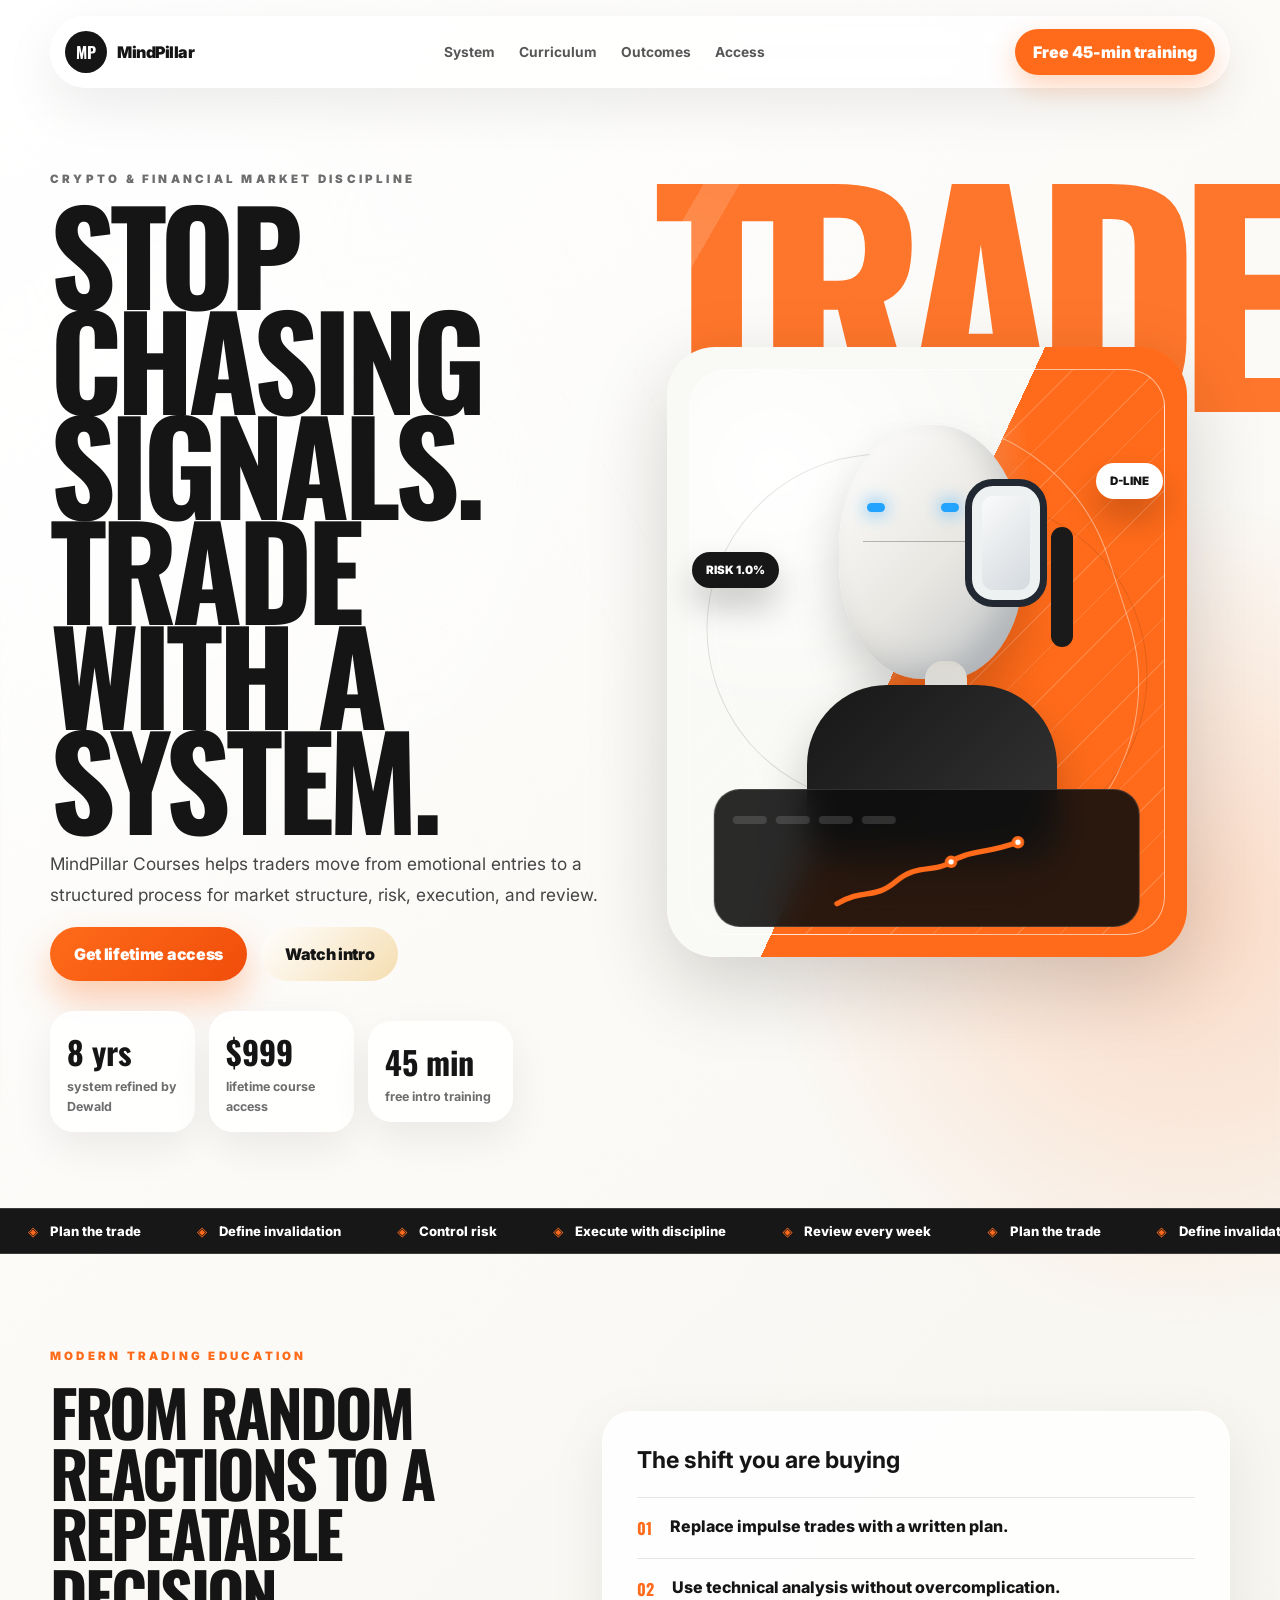
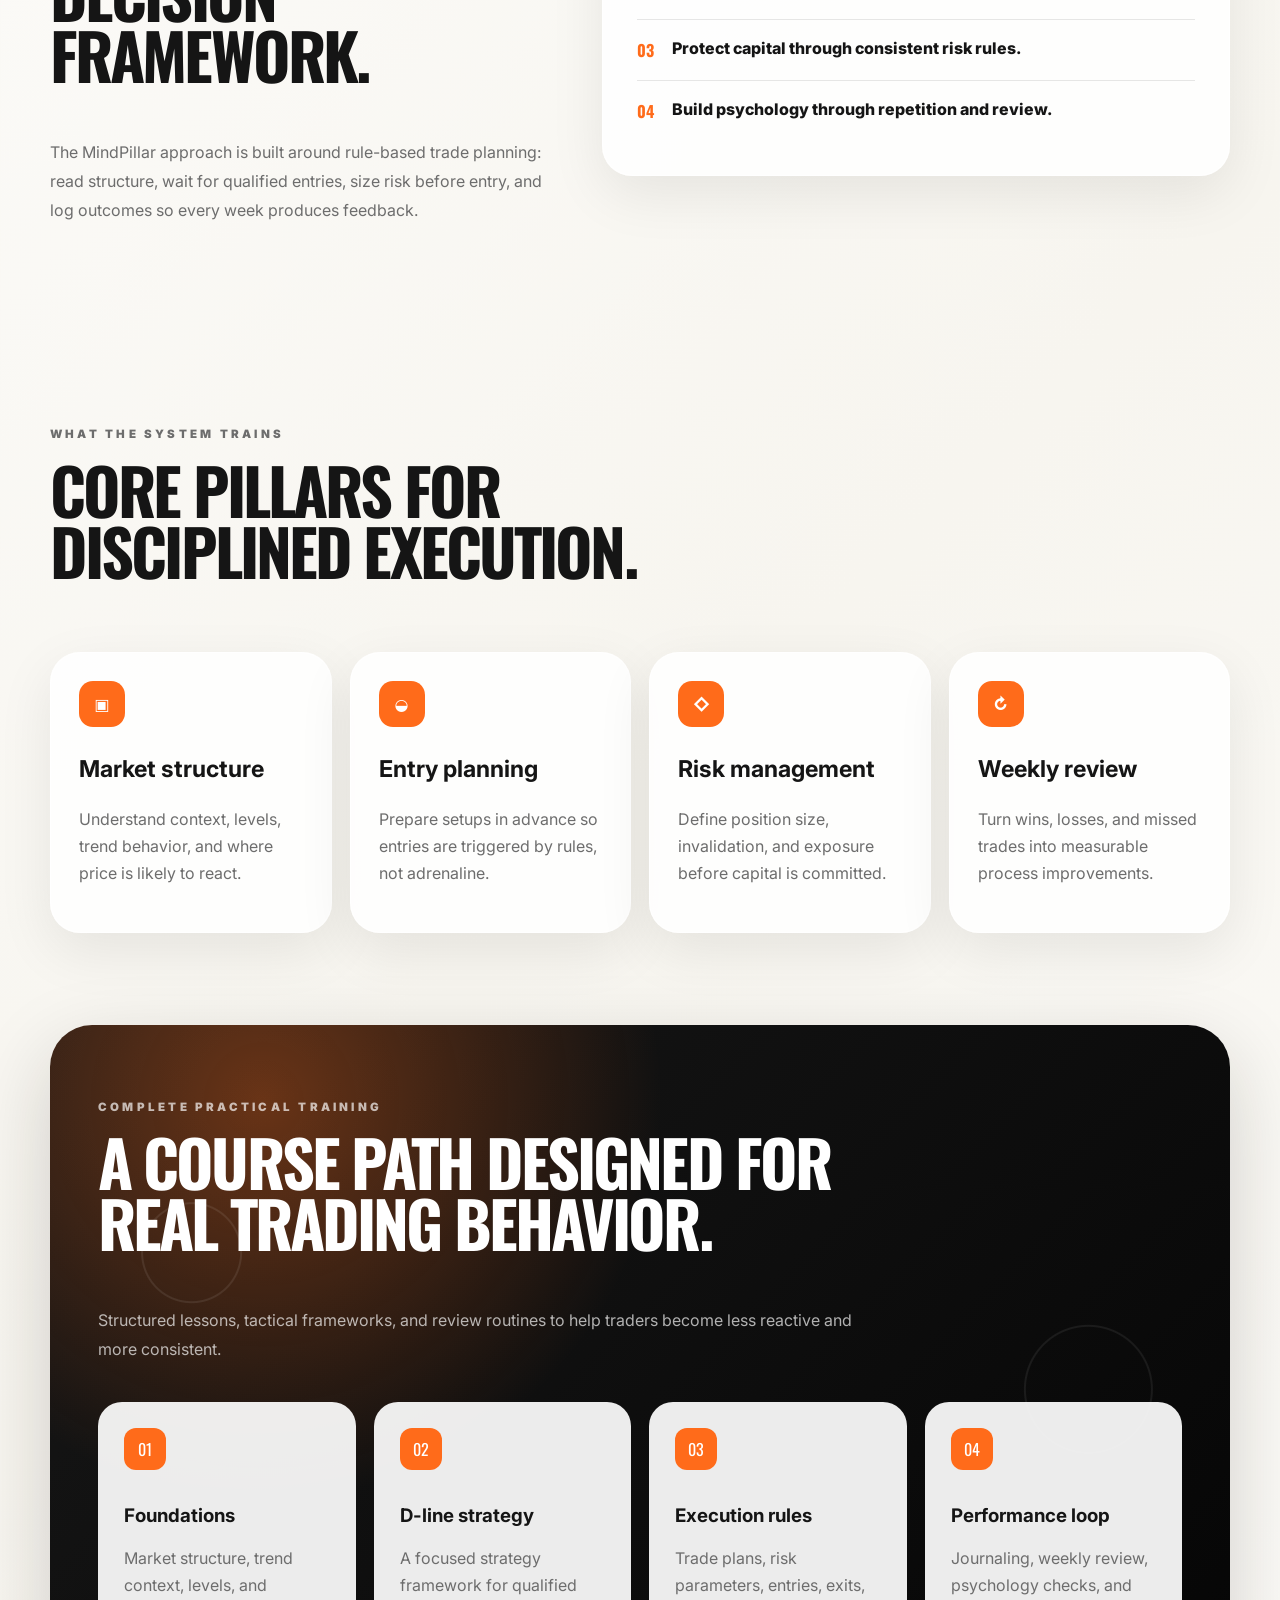
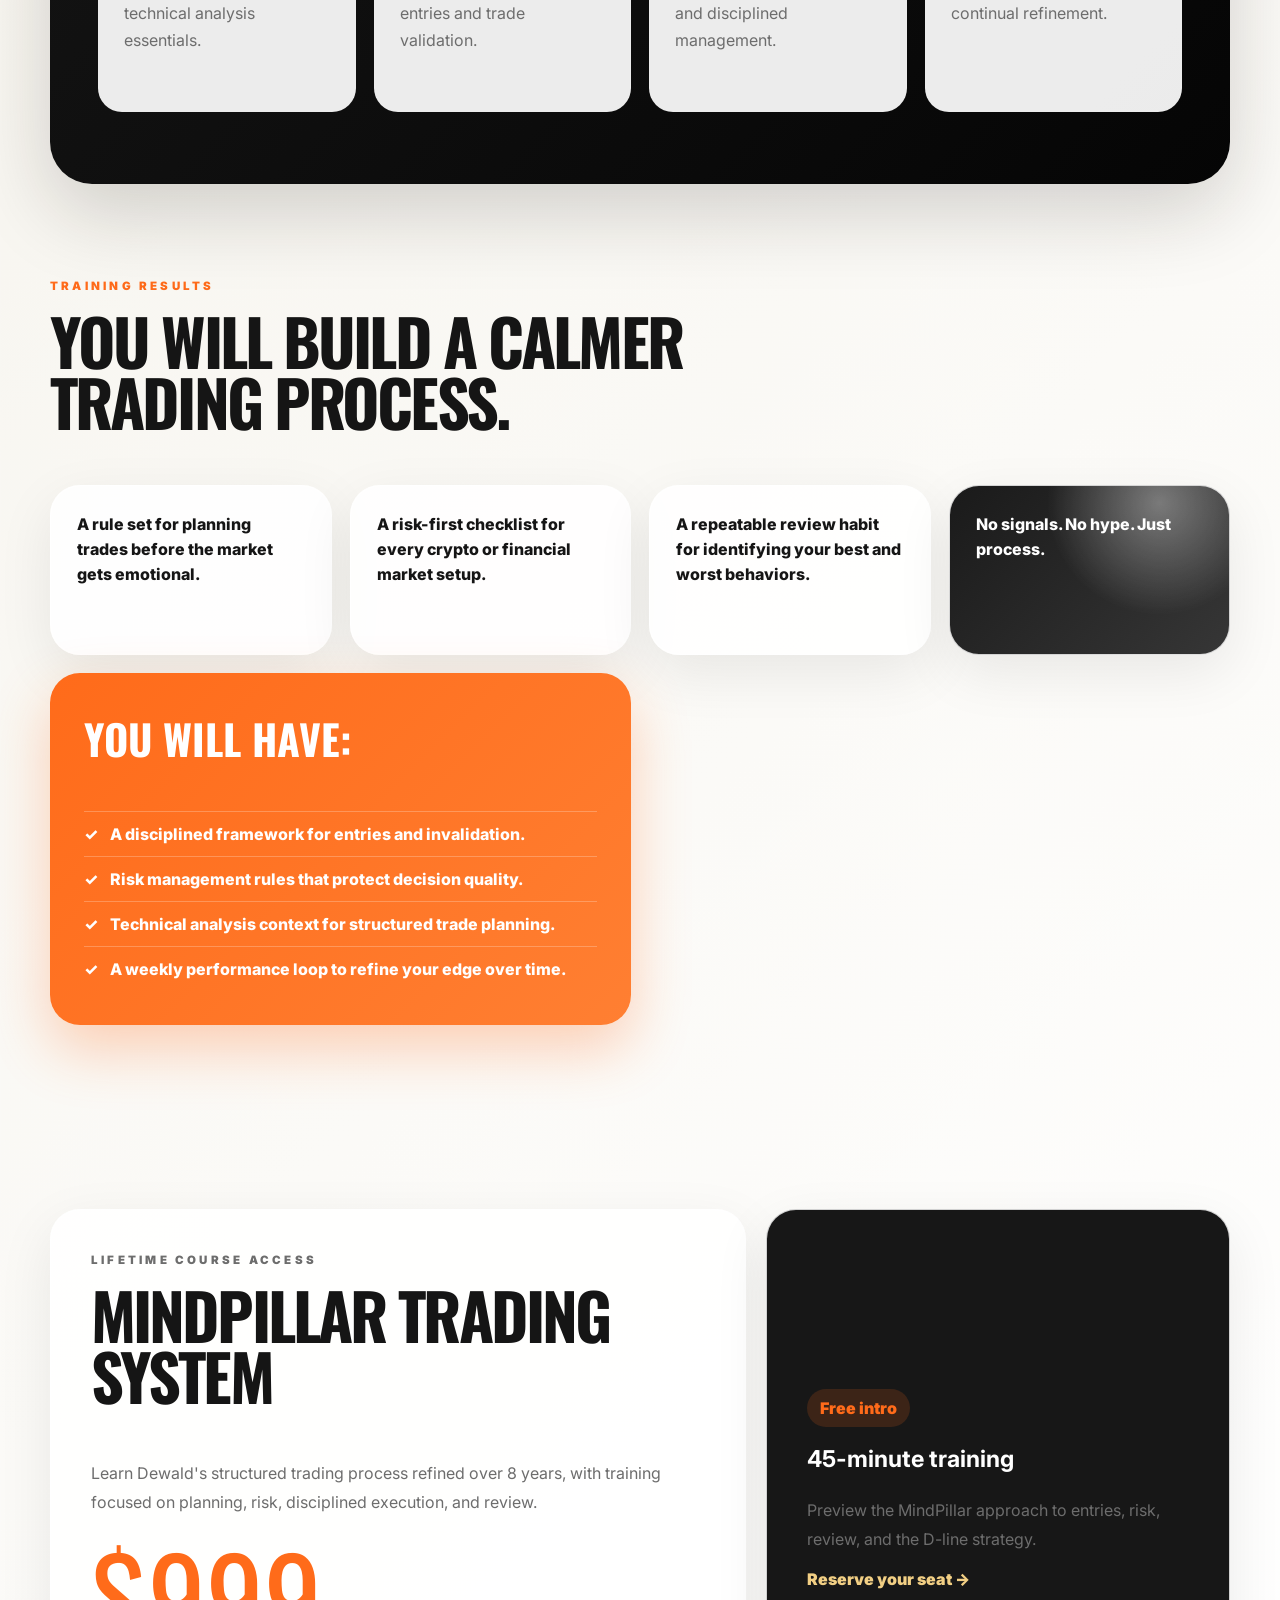
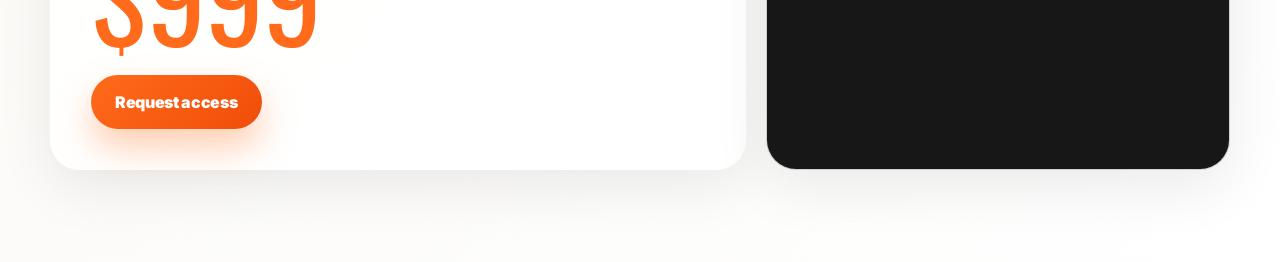
<file: index.html>
<!DOCTYPE html>
<html lang="en">
  <head>
    <meta charset="UTF-8" />
    <meta name="viewport" content="width=device-width, initial-scale=1.0" />
    <meta
      name="description"
      content="MindPillar Courses teaches disciplined crypto and financial market trading through a structured system for planning, risk, execution, psychology, and weekly review."
    />
    <title>MindPillar Courses | Rule-Based Trading Education</title>
    <link rel="preconnect" href="https://fonts.googleapis.com" />
    <link rel="preconnect" href="https://fonts.gstatic.com" crossorigin />
    <link
      href="https://fonts.googleapis.com/css2?family=Inter:wght@400;500;600;700;800;900&family=Oswald:wght@500;600;700&display=swap"
      rel="stylesheet"
    />
    <link rel="stylesheet" href="styles.css" />
  </head>
  <body>
    <div class="page-shell">
      <header class="site-header" aria-label="Primary navigation">
        <a class="brand" href="#top" aria-label="MindPillar home">
          <span class="brand-mark">MP</span>
          <span>MindPillar</span>
        </a>
        <nav class="main-nav" aria-label="Main navigation">
          <a href="#system">System</a>
          <a href="#curriculum">Curriculum</a>
          <a href="#outcomes">Outcomes</a>
          <a href="#pricing">Access</a>
        </nav>
        <button class="header-cta" type="button" data-open-signup data-offer="Free intro training">Free 45-min training</button>
      </header>

      <main id="top">
        <section class="hero-section" aria-labelledby="hero-title">
          <div class="hero-copy">
            <p class="eyebrow">Crypto & financial market discipline</p>
            <h1 id="hero-title">
              Stop chasing signals. Trade with a system.
            </h1>
            <p class="hero-intro">
              MindPillar Courses helps traders move from emotional entries to a
              structured process for market structure, risk, execution, and review.
            </p>
            <div class="hero-actions">
              <button class="btn btn-primary" type="button" data-open-signup data-offer="Lifetime course access">Get lifetime access</button>
              <button class="btn btn-secondary" type="button" data-open-signup data-offer="Free intro training">Watch intro</button>
            </div>
            <div class="hero-stats" aria-label="Course highlights">
              <div>
                <strong>8 yrs</strong>
                <span>system refined by Dewald</span>
              </div>
              <div>
                <strong>$999</strong>
                <span>lifetime course access</span>
              </div>
              <div>
                <strong>45 min</strong>
                <span>free intro training</span>
              </div>
            </div>
          </div>

          <div class="hero-visual" aria-label="Futuristic trading mentor illustration">
            <div class="ai-card">
              <div class="orbit orbit-one"></div>
              <div class="orbit orbit-two"></div>
              <div class="floating-chip chip-left">RISK 1.0%</div>
              <div class="floating-chip chip-right">D-LINE</div>
              <div class="model-frame">
                <div class="model-head">
                  <span class="visor"></span>
                  <span class="ear-module"></span>
                  <span class="neck-line"></span>
                </div>
                <div class="model-body"></div>
              </div>
              <div class="chart-panel">
                <span></span><span></span><span></span><span></span>
                <svg viewBox="0 0 210 92" role="img" aria-label="uptrend chart line">
                  <path d="M4 76 C35 58 45 72 70 51 S113 42 132 29 S171 20 207 7" />
                  <circle cx="132" cy="29" r="5" />
                  <circle cx="207" cy="7" r="5" />
                </svg>
              </div>
            </div>
          </div>
        </section>

        <div class="ticker" aria-label="MindPillar method highlights">
          <div class="ticker-track">
            <span>Plan the trade</span>
            <span>Define invalidation</span>
            <span>Control risk</span>
            <span>Execute with discipline</span>
            <span>Review every week</span>
            <span>Plan the trade</span>
            <span>Define invalidation</span>
            <span>Control risk</span>
          </div>
        </div>

        <section class="section split-section" id="system" aria-labelledby="system-title">
          <div>
            <p class="eyebrow orange">Modern trading education</p>
            <h2 id="system-title">From random reactions to a repeatable decision framework.</h2>
            <p>
              The MindPillar approach is built around rule-based trade planning:
              read structure, wait for qualified entries, size risk before entry,
              and log outcomes so every week produces feedback.
            </p>
          </div>
          <div class="system-card">
            <h3>The shift you are buying</h3>
            <ul>
              <li><span>01</span> Replace impulse trades with a written plan.</li>
              <li><span>02</span> Use technical analysis without overcomplication.</li>
              <li><span>03</span> Protect capital through consistent risk rules.</li>
              <li><span>04</span> Build psychology through repetition and review.</li>
            </ul>
          </div>
        </section>

        <section class="section feature-grid" aria-labelledby="features-title">
          <div class="section-heading">
            <p class="eyebrow">What the system trains</p>
            <h2 id="features-title">Core pillars for disciplined execution.</h2>
          </div>
          <article class="feature-card">
            <span class="icon">▣</span>
            <h3>Market structure</h3>
            <p>Understand context, levels, trend behavior, and where price is likely to react.</p>
          </article>
          <article class="feature-card">
            <span class="icon">◒</span>
            <h3>Entry planning</h3>
            <p>Prepare setups in advance so entries are triggered by rules, not adrenaline.</p>
          </article>
          <article class="feature-card">
            <span class="icon">◇</span>
            <h3>Risk management</h3>
            <p>Define position size, invalidation, and exposure before capital is committed.</p>
          </article>
          <article class="feature-card">
            <span class="icon">↻</span>
            <h3>Weekly review</h3>
            <p>Turn wins, losses, and missed trades into measurable process improvements.</p>
          </article>
        </section>

        <section class="section dark-lab" id="curriculum" aria-labelledby="curriculum-title">
          <div class="section-heading light">
            <p class="eyebrow">Complete practical training</p>
            <h2 id="curriculum-title">A course path designed for real trading behavior.</h2>
            <p>Structured lessons, tactical frameworks, and review routines to help traders become less reactive and more consistent.</p>
          </div>
          <div class="curriculum-columns">
            <article>
              <span>01</span>
              <h3>Foundations</h3>
              <p>Market structure, trend context, levels, and technical analysis essentials.</p>
            </article>
            <article>
              <span>02</span>
              <h3>D-line strategy</h3>
              <p>A focused strategy framework for qualified entries and trade validation.</p>
            </article>
            <article>
              <span>03</span>
              <h3>Execution rules</h3>
              <p>Trade plans, risk parameters, entries, exits, and disciplined management.</p>
            </article>
            <article>
              <span>04</span>
              <h3>Performance loop</h3>
              <p>Journaling, weekly review, psychology checks, and continual refinement.</p>
            </article>
          </div>
        </section>

        <section class="section outcomes-section" id="outcomes" aria-labelledby="outcomes-title">
          <div class="section-heading">
            <p class="eyebrow orange">Training results</p>
            <h2 id="outcomes-title">You will build a calmer trading process.</h2>
          </div>
          <div class="outcome-grid">
            <div class="mini-card">A rule set for planning trades before the market gets emotional.</div>
            <div class="mini-card">A risk-first checklist for every crypto or financial market setup.</div>
            <div class="mini-card">A repeatable review habit for identifying your best and worst behaviors.</div>
            <div class="mini-card image-card">No signals. No hype. Just process.</div>
            <div class="orange-panel">
              <h3>You will have:</h3>
              <ul>
                <li>A disciplined framework for entries and invalidation.</li>
                <li>Risk management rules that protect decision quality.</li>
                <li>Technical analysis context for structured trade planning.</li>
                <li>A weekly performance loop to refine your edge over time.</li>
              </ul>
            </div>
          </div>
        </section>

        <section class="section pricing-section" id="pricing" aria-labelledby="pricing-title">
          <div class="pricing-card">
            <p class="eyebrow">Lifetime course access</p>
            <h2 id="pricing-title">MindPillar Trading System</h2>
            <p>
              Learn Dewald's structured trading process refined over 8 years, with
              training focused on planning, risk, disciplined execution, and review.
            </p>
            <div class="price">$999</div>
            <button class="btn btn-primary" type="button" data-open-signup data-offer="Lifetime course access">Request access</button>
          </div>
          <div class="free-card" id="free-training">
            <span class="badge">Free intro</span>
            <h3>45-minute training</h3>
            <p>Preview the MindPillar approach to entries, risk, review, and the D-line strategy.</p>
            <button class="text-link" type="button" data-open-signup data-offer="Free intro training">Reserve your seat →</button>
          </div>
        </section>
      </main>
    </div>


    <div class="signup-modal" id="signup-modal" aria-hidden="true">
      <div class="modal-backdrop" data-close-signup></div>
      <section
        class="signup-dialog"
        role="dialog"
        aria-modal="true"
        aria-labelledby="signup-title"
        aria-describedby="signup-copy"
      >
        <button class="modal-close" type="button" aria-label="Close sign up form" data-close-signup>×</button>
        <p class="eyebrow orange">Start with a plan</p>
        <h2 id="signup-title">Sign up for MindPillar</h2>
        <p id="signup-copy">
          Tell us where to send access details. We will follow up with the right
          next step for your selected MindPillar training path.
        </p>
        <form class="signup-form" action="thank-you.html" method="get">
          <label>
            <span>Full name</span>
            <input type="text" name="name" autocomplete="name" placeholder="Your name" required />
          </label>
          <label>
            <span>Email address</span>
            <input type="email" name="email" autocomplete="email" placeholder="you@example.com" required />
          </label>
          <label>
            <span>Training interest</span>
            <select name="offer" id="signup-offer">
              <option>Lifetime course access</option>
              <option>Free intro training</option>
            </select>
          </label>
          <label>
            <span>Trading experience</span>
            <select name="experience">
              <option>New to trading</option>
              <option>Some experience, need structure</option>
              <option>Active trader improving discipline</option>
            </select>
          </label>
          <button class="btn btn-primary modal-submit" type="submit">Submit sign up</button>
        </form>
      </section>
    </div>
    <script src="script.js"></script>
  </body>
</html>
</file>
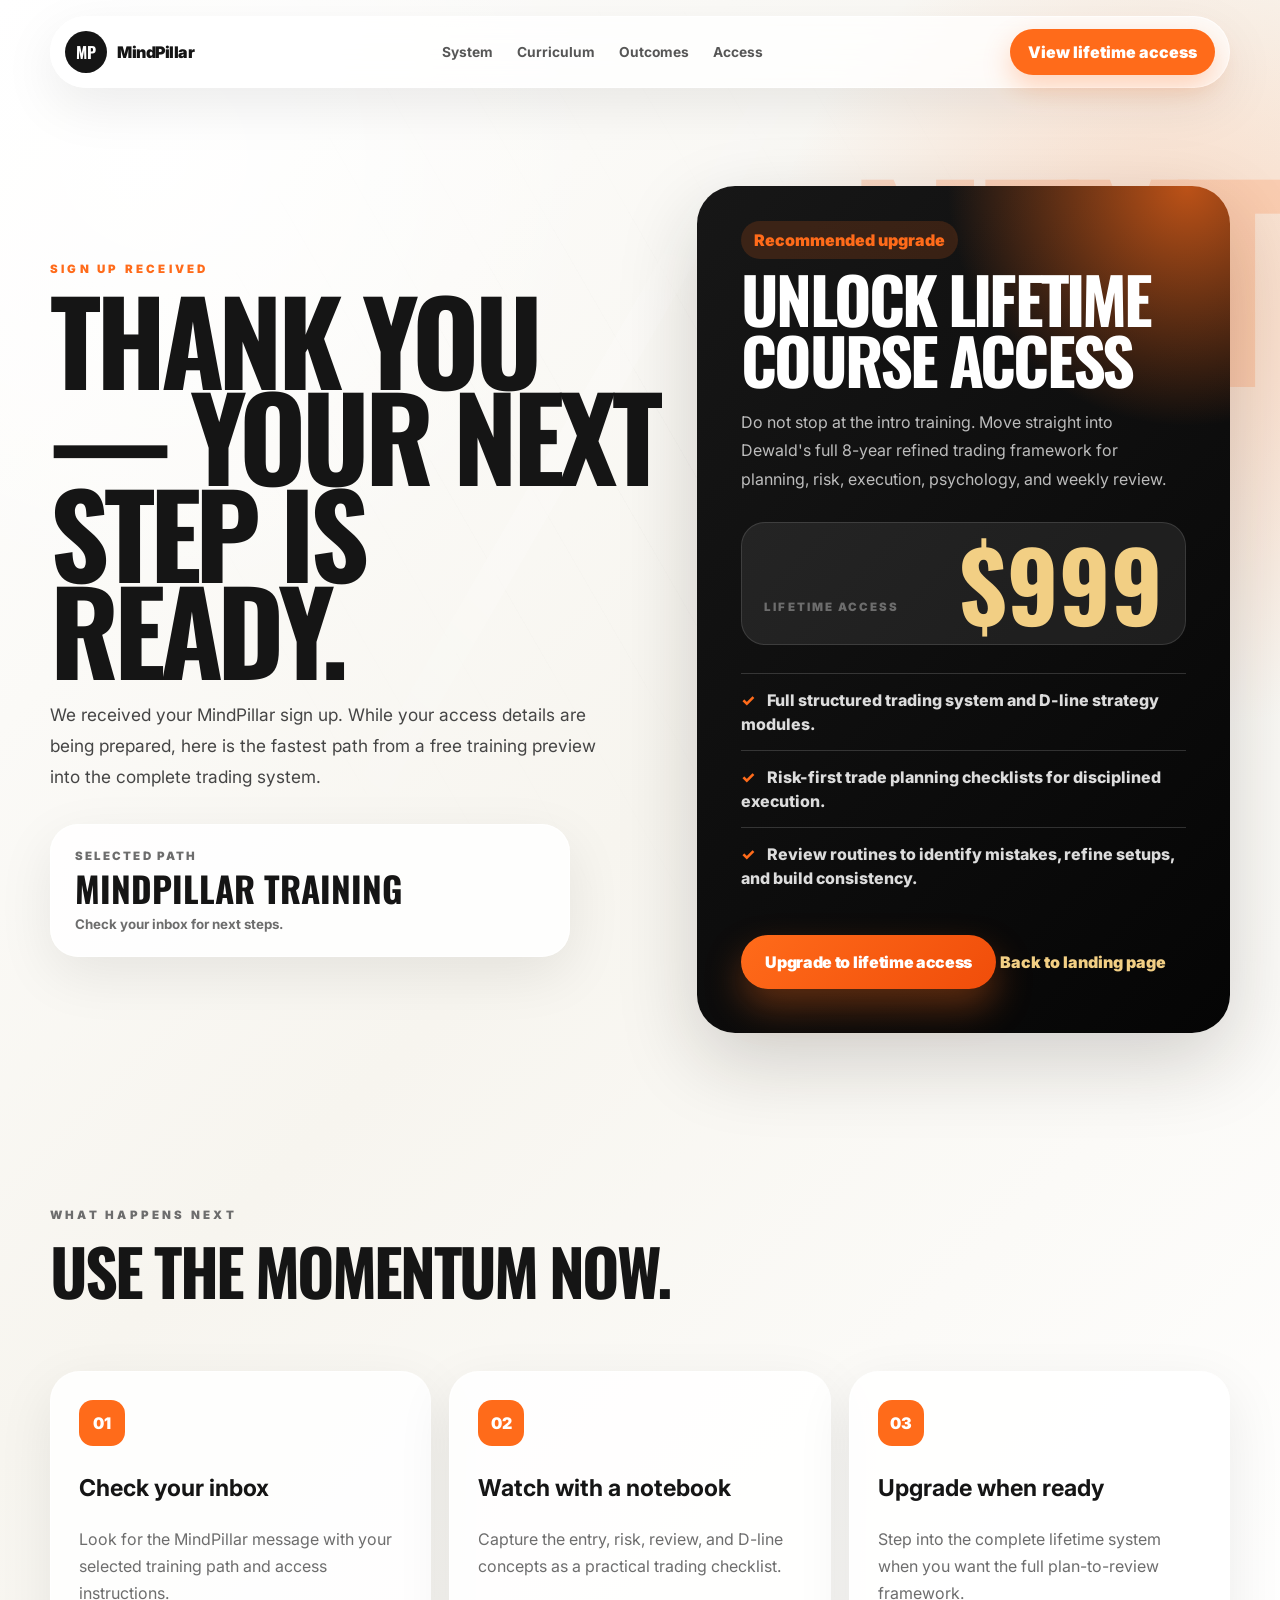
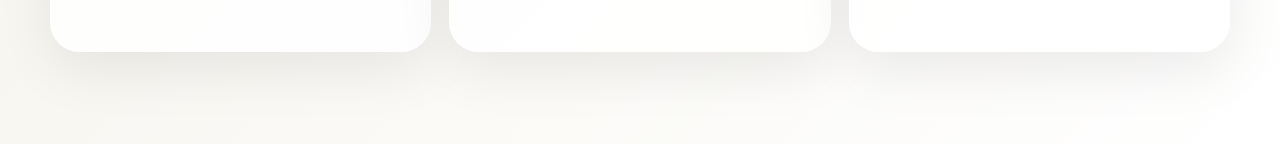
<file: thank-you.html>
<!DOCTYPE html>
<html lang="en">
  <head>
    <meta charset="UTF-8" />
    <meta name="viewport" content="width=device-width, initial-scale=1.0" />
    <meta
      name="description"
      content="Thank you for signing up for MindPillar Courses. Explore the next-step upsell offer for lifetime trading system access."
    />
    <title>Thank You | MindPillar Courses</title>
    <link rel="preconnect" href="https://fonts.googleapis.com" />
    <link rel="preconnect" href="https://fonts.gstatic.com" crossorigin />
    <link
      href="https://fonts.googleapis.com/css2?family=Inter:wght@400;500;600;700;800;900&family=Oswald:wght@500;600;700&display=swap"
      rel="stylesheet"
    />
    <link rel="stylesheet" href="styles.css" />
  </head>
  <body class="thank-you-page">
    <div class="page-shell">
      <header class="site-header" aria-label="Primary navigation">
        <a class="brand" href="index.html" aria-label="MindPillar home">
          <span class="brand-mark">MP</span>
          <span>MindPillar</span>
        </a>
        <nav class="main-nav" aria-label="Main navigation">
          <a href="index.html#system">System</a>
          <a href="index.html#curriculum">Curriculum</a>
          <a href="index.html#outcomes">Outcomes</a>
          <a href="index.html#pricing">Access</a>
        </nav>
        <a class="header-cta" href="index.html#pricing">View lifetime access</a>
      </header>

      <main>
        <section class="thank-you-hero" aria-labelledby="thank-you-title">
          <div class="thank-you-copy">
            <p class="eyebrow orange">Sign up received</p>
            <h1 id="thank-you-title">Thank you — your next step is ready.</h1>
            <p class="hero-intro">
              We received your MindPillar sign up. While your access details are
              being prepared, here is the fastest path from a free training preview
              into the complete trading system.
            </p>
            <div class="confirmation-card" aria-label="Submitted details">
              <span>Selected path</span>
              <strong id="confirmed-offer">MindPillar training</strong>
              <small id="confirmed-email">Check your inbox for next steps.</small>
            </div>
          </div>

          <aside class="upsell-card" aria-labelledby="upsell-title">
            <span class="badge">Recommended upgrade</span>
            <h2 id="upsell-title">Unlock lifetime course access</h2>
            <p>
              Do not stop at the intro training. Move straight into Dewald's full
              8-year refined trading framework for planning, risk, execution,
              psychology, and weekly review.
            </p>
            <div class="upsell-price">
              <span>Lifetime access</span>
              <strong>$999</strong>
            </div>
            <ul class="upsell-list">
              <li>Full structured trading system and D-line strategy modules.</li>
              <li>Risk-first trade planning checklists for disciplined execution.</li>
              <li>Review routines to identify mistakes, refine setups, and build consistency.</li>
            </ul>
            <a class="btn btn-primary" href="mailto:hello@mindpillar.example?subject=Upgrade%20to%20MindPillar%20Lifetime%20Access">Upgrade to lifetime access</a>
            <a class="subtle-link" href="index.html">Back to landing page</a>
          </aside>
        </section>

        <section class="section thank-you-grid" aria-labelledby="what-happens-title">
          <div class="section-heading">
            <p class="eyebrow">What happens next</p>
            <h2 id="what-happens-title">Use the momentum now.</h2>
          </div>
          <article class="feature-card">
            <span class="icon">01</span>
            <h3>Check your inbox</h3>
            <p>Look for the MindPillar message with your selected training path and access instructions.</p>
          </article>
          <article class="feature-card">
            <span class="icon">02</span>
            <h3>Watch with a notebook</h3>
            <p>Capture the entry, risk, review, and D-line concepts as a practical trading checklist.</p>
          </article>
          <article class="feature-card">
            <span class="icon">03</span>
            <h3>Upgrade when ready</h3>
            <p>Step into the complete lifetime system when you want the full plan-to-review framework.</p>
          </article>
        </section>
      </main>
    </div>

    <script src="script.js"></script>
  </body>
</html>
</file>
<file: styles.css>
:root {
  --orange: #ff6b1a;
  --orange-deep: #f04d0a;
  --gold: #f2cf84;
  --cream: #f7f5ef;
  --ink: #151515;
  --muted: #6d6d6d;
  --panel: rgba(255, 255, 255, 0.86);
  --line: rgba(21, 21, 21, 0.1);
  --shadow: 0 28px 80px rgba(29, 20, 14, 0.18);
}

* { box-sizing: border-box; }
html { scroll-behavior: smooth; }
body {
  margin: 0;
  font-family: Inter, system-ui, sans-serif;
  color: var(--ink);
  background:
    radial-gradient(circle at 12% 9%, rgba(255,255,255,0.95), transparent 28rem),
    radial-gradient(circle at 92% 18%, rgba(255,107,26,0.22), transparent 26rem),
    linear-gradient(135deg, #fff 0%, var(--cream) 48%, #fff 100%);
  overflow-x: hidden;
}

body::before {
  content: "";
  position: fixed;
  inset: 0;
  pointer-events: none;
  opacity: 0.38;
  background-image:
    linear-gradient(120deg, transparent 0 45%, rgba(255,255,255,0.65) 45% 47%, transparent 47%),
    repeating-linear-gradient(60deg, rgba(21,21,21,0.035) 0 1px, transparent 1px 74px);
  mask-image: radial-gradient(circle at center, #000 0%, transparent 78%);
}

.page-shell { width: min(1180px, calc(100% - 32px)); margin: 0 auto; }
.site-header {
  position: sticky;
  top: 16px;
  z-index: 10;
  display: flex;
  align-items: center;
  justify-content: space-between;
  gap: 22px;
  margin: 16px 0 34px;
  padding: 12px 14px;
  border: 1px solid rgba(255,255,255,0.72);
  border-radius: 999px;
  background: rgba(255,255,255,0.72);
  backdrop-filter: blur(18px);
  box-shadow: 0 18px 54px rgba(0,0,0,0.08);
}
.brand, .main-nav a, .header-cta, .btn, .free-card a, .subtle-link { text-decoration: none; }
button { font: inherit; }
button.header-cta, button.btn, .text-link { border: 0; cursor: pointer; }
.text-link { align-self: flex-start; padding: 0; color: var(--gold); background: transparent; font-weight: 900; }
.signup-modal { position: fixed; inset: 0; z-index: 50; display: grid; place-items: center; padding: 24px; opacity: 0; pointer-events: none; transition: opacity .25s ease; }
.signup-modal.is-open { opacity: 1; pointer-events: auto; }
.modal-backdrop { position: absolute; inset: 0; background: rgba(10,10,10,0.68); backdrop-filter: blur(14px); }
.signup-dialog { position: relative; width: min(620px, 100%); max-height: min(92vh, 760px); overflow: auto; padding: clamp(28px, 5vw, 46px); border: 1px solid rgba(255,255,255,0.72); border-radius: 34px; background: radial-gradient(circle at 100% 0, rgba(255,107,26,0.2), transparent 14rem), rgba(255,255,255,0.96); box-shadow: 0 34px 90px rgba(0,0,0,0.34); transform: translateY(18px) scale(.98); transition: transform .25s ease; }
.signup-modal.is-open .signup-dialog { transform: translateY(0) scale(1); }
.modal-close { position: absolute; top: 18px; right: 18px; display: grid; place-items: center; width: 42px; height: 42px; border: 0; border-radius: 50%; color: #fff; background: var(--ink); cursor: pointer; font-size: 1.45rem; line-height: 1; }
.signup-dialog h2 { margin-bottom: 14px; font-size: clamp(2.5rem, 8vw, 4.8rem); }
.signup-dialog p { color: var(--muted); line-height: 1.7; }
.signup-form { display: grid; gap: 16px; margin-top: 24px; }
.signup-form label { display: grid; gap: 8px; font-weight: 900; }
.signup-form label span { font-size: .8rem; text-transform: uppercase; letter-spacing: .12em; color: #555; }
.signup-form input, .signup-form select { width: 100%; min-height: 54px; padding: 0 16px; border: 1px solid rgba(21,21,21,0.14); border-radius: 16px; background: #fff; color: var(--ink); font: inherit; box-shadow: inset 0 1px 0 rgba(255,255,255,0.7); }
.signup-form input:focus, .signup-form select:focus { outline: 3px solid rgba(255,107,26,0.24); border-color: var(--orange); }
.modal-submit { width: 100%; margin-top: 8px; }
.form-note { min-height: 24px; margin: 0; font-weight: 800; color: var(--orange-deep) !important; }
body.modal-open { overflow: hidden; }

.brand { display: flex; align-items: center; gap: 10px; color: var(--ink); font-weight: 900; letter-spacing: -0.03em; }
.brand-mark { display: grid; place-items: center; width: 42px; height: 42px; border-radius: 50%; background: var(--ink); color: #fff; font-family: Oswald, sans-serif; }
.main-nav { display: flex; gap: 24px; font-size: 0.86rem; font-weight: 700; }
.main-nav a { color: rgba(21,21,21,0.72); }
.header-cta { color: #fff; background: var(--orange); border-radius: 999px; padding: 13px 18px; font-weight: 900; box-shadow: 0 12px 28px rgba(255,107,26,0.28); }

.hero-section {
  min-height: 730px;
  display: grid;
  grid-template-columns: 0.95fr 1.05fr;
  align-items: center;
  gap: 24px;
  position: relative;
  padding: 50px 0 76px;
}
.hero-section::after {
  content: "TRADE";
  position: absolute;
  right: -4vw;
  top: 50px;
  z-index: -1;
  font: 900 clamp(7rem, 22vw, 18rem)/0.8 Oswald, sans-serif;
  color: var(--orange);
  letter-spacing: -0.08em;
  opacity: 0.92;
}
.eyebrow { margin: 0 0 14px; text-transform: uppercase; letter-spacing: 0.28em; font-size: 0.72rem; color: var(--muted); font-weight: 900; }
.eyebrow.orange { color: var(--orange); }
h1, h2, h3, p { margin-top: 0; }
h1, h2 { font-family: Oswald, Inter, sans-serif; text-transform: uppercase; letter-spacing: -0.045em; }
h1 { max-width: 760px; margin-bottom: 18px; font-size: clamp(4.4rem, 10vw, 9.6rem); line-height: 0.82; }
h2 { font-size: clamp(2.3rem, 5vw, 4.8rem); line-height: 0.95; }
.hero-intro { max-width: 560px; color: #454545; font-size: 1.08rem; line-height: 1.8; }
.hero-actions, .hero-stats { display: flex; flex-wrap: wrap; gap: 14px; align-items: center; }
.btn { display: inline-flex; justify-content: center; align-items: center; min-height: 54px; padding: 0 24px; border-radius: 999px; font-weight: 900; letter-spacing: -0.02em; transition: transform .25s ease, box-shadow .25s ease; }
.btn:hover { transform: translateY(-2px); }
.btn-primary { color: #fff; background: linear-gradient(135deg, var(--orange), var(--orange-deep)); box-shadow: 0 18px 36px rgba(255,107,26,0.34); }
.btn-secondary { color: var(--ink); background: linear-gradient(135deg, #fff, #f5ddb0); border: 1px solid rgba(180,133,48,0.22); }
.hero-stats { margin-top: 30px; }
.hero-stats div { width: 145px; min-height: 98px; padding: 16px; background: var(--panel); border: 1px solid rgba(255,255,255,0.78); border-radius: 24px; box-shadow: 0 16px 42px rgba(0,0,0,0.07); }
.hero-stats strong { display: block; font-family: Oswald, sans-serif; font-size: 2rem; }
.hero-stats span { color: var(--muted); font-size: 0.78rem; font-weight: 700; }

.hero-visual { display: grid; place-items: center; min-height: 610px; }
.ai-card { position: relative; width: min(520px, 95vw); height: 610px; border-radius: 48px; background: linear-gradient(115deg, #f9f9f6 0 47%, var(--orange) 47% 100%); box-shadow: var(--shadow); overflow: hidden; }
.ai-card::before { content: ""; position: absolute; inset: 22px; border-radius: 38px; border: 1px solid rgba(255,255,255,0.58); background: radial-gradient(circle at 18% 18%, rgba(255,255,255,.95), transparent 16rem), repeating-linear-gradient(135deg, rgba(255,255,255,.16) 0 1px, transparent 1px 30px); }
.orbit { position: absolute; border-radius: 999px; border: 1px solid rgba(255,255,255,0.46); inset: 70px 58px; transform: rotate(-18deg); }
.orbit-two { inset: 130px 34px; transform: rotate(27deg); border-color: rgba(21,21,21,0.12); }
.model-frame { position: absolute; left: 50%; top: 78px; transform: translateX(-50%); width: 310px; height: 430px; }
.model-head { position: absolute; left: 67px; top: 0; width: 184px; height: 254px; background: linear-gradient(135deg, #fff 0%, #e9e7e2 54%, #bfc3c7 100%); border-radius: 48% 48% 42% 45%; box-shadow: inset -18px -16px 28px rgba(66,79,91,0.18), 0 26px 48px rgba(0,0,0,0.18); }
.model-head::before { content: ""; position: absolute; left: 28px; top: 78px; width: 18px; height: 9px; border-radius: 999px; background: #21a3ff; box-shadow: 74px 0 0 #21a3ff, 0 0 18px #21a3ff, 74px 0 18px #21a3ff; }
.model-head::after { content: ""; position: absolute; right: -24px; top: 54px; width: 68px; height: 114px; border-radius: 28px; background: linear-gradient(135deg, #fff, #cfd5da); border: 7px solid #222831; box-shadow: inset 0 0 0 10px #eef1f2; }
.visor { position: absolute; left: 24px; right: 38px; top: 116px; height: 1px; background: rgba(21,21,21,0.28); }
.ear-module { position: absolute; right: -50px; top: 102px; width: 22px; height: 120px; border-radius: 999px; background: #1a1a1a; }
.neck-line { position: absolute; left: 86px; bottom: -72px; width: 42px; height: 90px; border-radius: 18px; background: linear-gradient(#d9d7d0, #fff); }
.model-body { position: absolute; left: 35px; bottom: 0; width: 250px; height: 170px; border-radius: 80px 80px 30px 30px; background: linear-gradient(135deg, #171717, #343434); box-shadow: 0 26px 48px rgba(0,0,0,0.22); }
.chart-panel { position: absolute; left: 50%; bottom: 30px; transform: translateX(-50%); width: 82%; height: 138px; border-radius: 26px; background: rgba(13,13,13,0.88); backdrop-filter: blur(16px); border: 1px solid rgba(255,255,255,0.14); padding: 18px; }
.chart-panel span { display: inline-block; width: 34px; height: 8px; margin-right: 9px; border-radius: 999px; background: rgba(255,255,255,0.14); }
.chart-panel svg { width: 100%; height: 82px; margin-top: 8px; overflow: visible; }
.chart-panel path { fill: none; stroke: var(--orange); stroke-width: 6; stroke-linecap: round; }
.chart-panel circle { fill: #fff; stroke: var(--orange); stroke-width: 4; }
.floating-chip { position: absolute; z-index: 2; padding: 11px 14px; border-radius: 999px; color: #fff; background: #171717; font-size: 0.72rem; font-weight: 900; box-shadow: 0 18px 34px rgba(0,0,0,0.22); }
.chip-left { left: 25px; top: 205px; }
.chip-right { right: 24px; top: 116px; background: #fff; color: var(--ink); }

.ticker { margin-inline: calc(50% - 50vw); overflow: hidden; background: #171717; color: #fff; border-block: 1px solid rgba(255,255,255,0.16); }
.ticker-track { display: flex; width: max-content; animation: ticker 24s linear infinite; }
.ticker span { padding: 14px 28px; font-size: 0.82rem; font-weight: 800; white-space: nowrap; }
.ticker span::before { content: "◈"; color: var(--orange); margin-right: 12px; }
@keyframes ticker { to { transform: translateX(-50%); } }

.section { padding: 92px 0; }
.split-section { display: grid; grid-template-columns: 0.9fr 1.1fr; gap: 38px; align-items: center; }
.split-section p, .section-heading p, .pricing-card p, .free-card p { color: var(--muted); line-height: 1.8; }
.system-card, .feature-card, .mini-card, .pricing-card, .free-card { background: var(--panel); border: 1px solid rgba(255,255,255,0.8); border-radius: 30px; box-shadow: 0 18px 56px rgba(0,0,0,0.08); }
.system-card { padding: 34px; }
.system-card h3, .feature-card h3, .free-card h3 { font-size: 1.45rem; }
ul { padding: 0; margin: 0; list-style: none; }
.system-card li { display: flex; gap: 18px; padding: 18px 0; border-top: 1px solid var(--line); font-weight: 800; }
.system-card span { color: var(--orange); font-family: Oswald, sans-serif; }

.feature-grid { display: grid; grid-template-columns: repeat(4, 1fr); gap: 18px; }
.section-heading { grid-column: 1 / -1; max-width: 760px; }
.feature-card { padding: 28px; min-height: 245px; transition: transform .25s ease; }
.feature-card:hover { transform: translateY(-6px); }
.icon { display: grid; place-items: center; width: 46px; height: 46px; margin-bottom: 28px; border-radius: 14px; color: #fff; background: var(--orange); font-weight: 900; }
.feature-card p { color: var(--muted); line-height: 1.7; }

.dark-lab { position: relative; margin-inline: auto; padding: 72px 48px; border-radius: 42px; color: #fff; background: radial-gradient(circle at 18% 10%, rgba(255,107,26,0.36), transparent 25rem), linear-gradient(135deg, #171717, #050505); overflow: hidden; box-shadow: var(--shadow); }
.dark-lab::before { content: ""; position: absolute; inset: 0; opacity: .35; background-image: radial-gradient(circle at 12% 30%, transparent 0 48px, rgba(255,255,255,.24) 49px 50px, transparent 51px), radial-gradient(circle at 88% 48%, transparent 0 62px, rgba(255,255,255,.2) 63px 64px, transparent 65px); }
.dark-lab > * { position: relative; }
.light p { color: rgba(255,255,255,0.68); }
.curriculum-columns { display: grid; grid-template-columns: repeat(4, 1fr); gap: 18px; margin-top: 38px; }
.curriculum-columns article { min-height: 310px; padding: 26px; border-radius: 24px; background: rgba(255,255,255,0.92); color: var(--ink); }
.curriculum-columns span { display: inline-grid; place-items: center; width: 42px; height: 42px; border-radius: 12px; background: var(--orange); color: #fff; font-family: Oswald, sans-serif; margin-bottom: 34px; }
.curriculum-columns p { color: var(--muted); line-height: 1.7; }

.outcome-grid { display: grid; grid-template-columns: repeat(4, 1fr); gap: 18px; }
.mini-card { min-height: 170px; padding: 26px; font-weight: 800; line-height: 1.55; }
.image-card { color: #fff; background: radial-gradient(circle at 75% 10%, rgba(255,255,255,.38), transparent 7rem), linear-gradient(135deg, #1a1a1a, #363636); }
.orange-panel { grid-column: span 2; padding: 34px; border-radius: 30px; color: #fff; background: linear-gradient(135deg, var(--orange), #ff7f32); box-shadow: 0 24px 58px rgba(255,107,26,0.3); }
.orange-panel h3 { font-family: Oswald, sans-serif; font-size: 2.6rem; text-transform: uppercase; }
.orange-panel li { padding: 12px 0; border-top: 1px solid rgba(255,255,255,0.24); font-weight: 800; }
.orange-panel li::before { content: "✓"; margin-right: 12px; }

.pricing-section { display: grid; grid-template-columns: 1.2fr .8fr; gap: 20px; align-items: stretch; }
.pricing-card, .free-card { padding: 40px; }
.price { font-family: Oswald, sans-serif; font-size: clamp(4rem, 9vw, 8rem); line-height: .85; margin: 30px 0; color: var(--orange); }
.free-card { display: flex; flex-direction: column; justify-content: center; background: #171717; color: #fff; }
.badge { align-self: flex-start; border-radius: 999px; padding: 9px 13px; background: rgba(255,107,26,0.16); color: var(--orange); font-weight: 900; margin-bottom: 18px; }
.free-card a { color: var(--gold); font-weight: 900; }

@media (max-width: 920px) {
  .main-nav { display: none; }
  .hero-section, .split-section, .pricing-section { grid-template-columns: 1fr; }
  .hero-section { padding-top: 22px; }
  .feature-grid, .curriculum-columns, .outcome-grid { grid-template-columns: repeat(2, 1fr); }
  .hero-section::after { top: 300px; opacity: .32; }
}
@media (max-width: 620px) {
  .page-shell { width: min(100% - 20px, 1180px); }
  .site-header { border-radius: 24px; align-items: flex-start; }
  .header-cta { display: none; }
  h1 { font-size: 4.2rem; }
  .ai-card { height: 540px; }
  .model-frame { transform: translateX(-50%) scale(.84); transform-origin: top center; }
  .feature-grid, .curriculum-columns, .outcome-grid { grid-template-columns: 1fr; }
  .orange-panel { grid-column: span 1; }
  .dark-lab { padding: 54px 18px; border-radius: 30px; }
}


.thank-you-page { min-height: 100vh; }
.thank-you-hero { min-height: 680px; display: grid; grid-template-columns: 1fr 0.86fr; gap: 28px; align-items: center; padding: 64px 0 80px; position: relative; }
.thank-you-hero::after { content: "NEXT"; position: absolute; right: -3vw; top: 48px; z-index: -1; font: 900 clamp(7rem, 20vw, 16rem)/0.8 Oswald, sans-serif; color: var(--orange); letter-spacing: -0.08em; opacity: 0.18; }
.thank-you-copy h1 { max-width: 780px; margin-bottom: 22px; font-size: clamp(4rem, 9vw, 8.4rem); line-height: .84; }
.confirmation-card { width: min(100%, 520px); margin-top: 32px; padding: 24px; border: 1px solid rgba(255,255,255,0.78); border-radius: 28px; background: rgba(255,255,255,0.86); box-shadow: 0 18px 56px rgba(0,0,0,0.08); }
.confirmation-card span, .upsell-price span { display: block; margin-bottom: 8px; text-transform: uppercase; letter-spacing: .18em; color: var(--muted); font-size: .72rem; font-weight: 900; }
.confirmation-card strong { display: block; font-family: Oswald, sans-serif; text-transform: uppercase; font-size: 2.2rem; line-height: 1; }
.confirmation-card small { display: block; margin-top: 10px; color: var(--muted); font-weight: 700; }
.upsell-card { padding: clamp(28px, 4vw, 44px); border-radius: 38px; color: #fff; background: radial-gradient(circle at 92% 0, rgba(255,107,26,.72), transparent 15rem), linear-gradient(135deg, #171717, #050505); box-shadow: var(--shadow); }
.upsell-card h2 { margin: 18px 0; font-size: clamp(2.6rem, 5vw, 4.6rem); }
.upsell-card p { color: rgba(255,255,255,.72); line-height: 1.8; }
.upsell-price { display: flex; justify-content: space-between; align-items: end; gap: 18px; margin: 28px 0; padding: 22px; border-radius: 24px; background: rgba(255,255,255,.08); border: 1px solid rgba(255,255,255,.12); }
.upsell-price strong { font-family: Oswald, sans-serif; font-size: clamp(3.2rem, 8vw, 6rem); line-height: .8; color: var(--gold); }
.upsell-list { margin: 0 0 30px; }
.upsell-list li { padding: 14px 0; border-top: 1px solid rgba(255,255,255,.16); color: rgba(255,255,255,.86); font-weight: 800; line-height: 1.5; }
.upsell-list li::before { content: "✓"; margin-right: 12px; color: var(--orange); }
.subtle-link { display: inline-flex; margin-top: 18px; color: var(--gold); font-weight: 900; }
.thank-you-grid { display: grid; grid-template-columns: repeat(3, 1fr); gap: 18px; }
.thank-you-grid .section-heading { grid-column: 1 / -1; }

@media (max-width: 920px) {
  .thank-you-hero { grid-template-columns: 1fr; padding-top: 30px; }
  .thank-you-grid { grid-template-columns: 1fr; }
}
</file>
